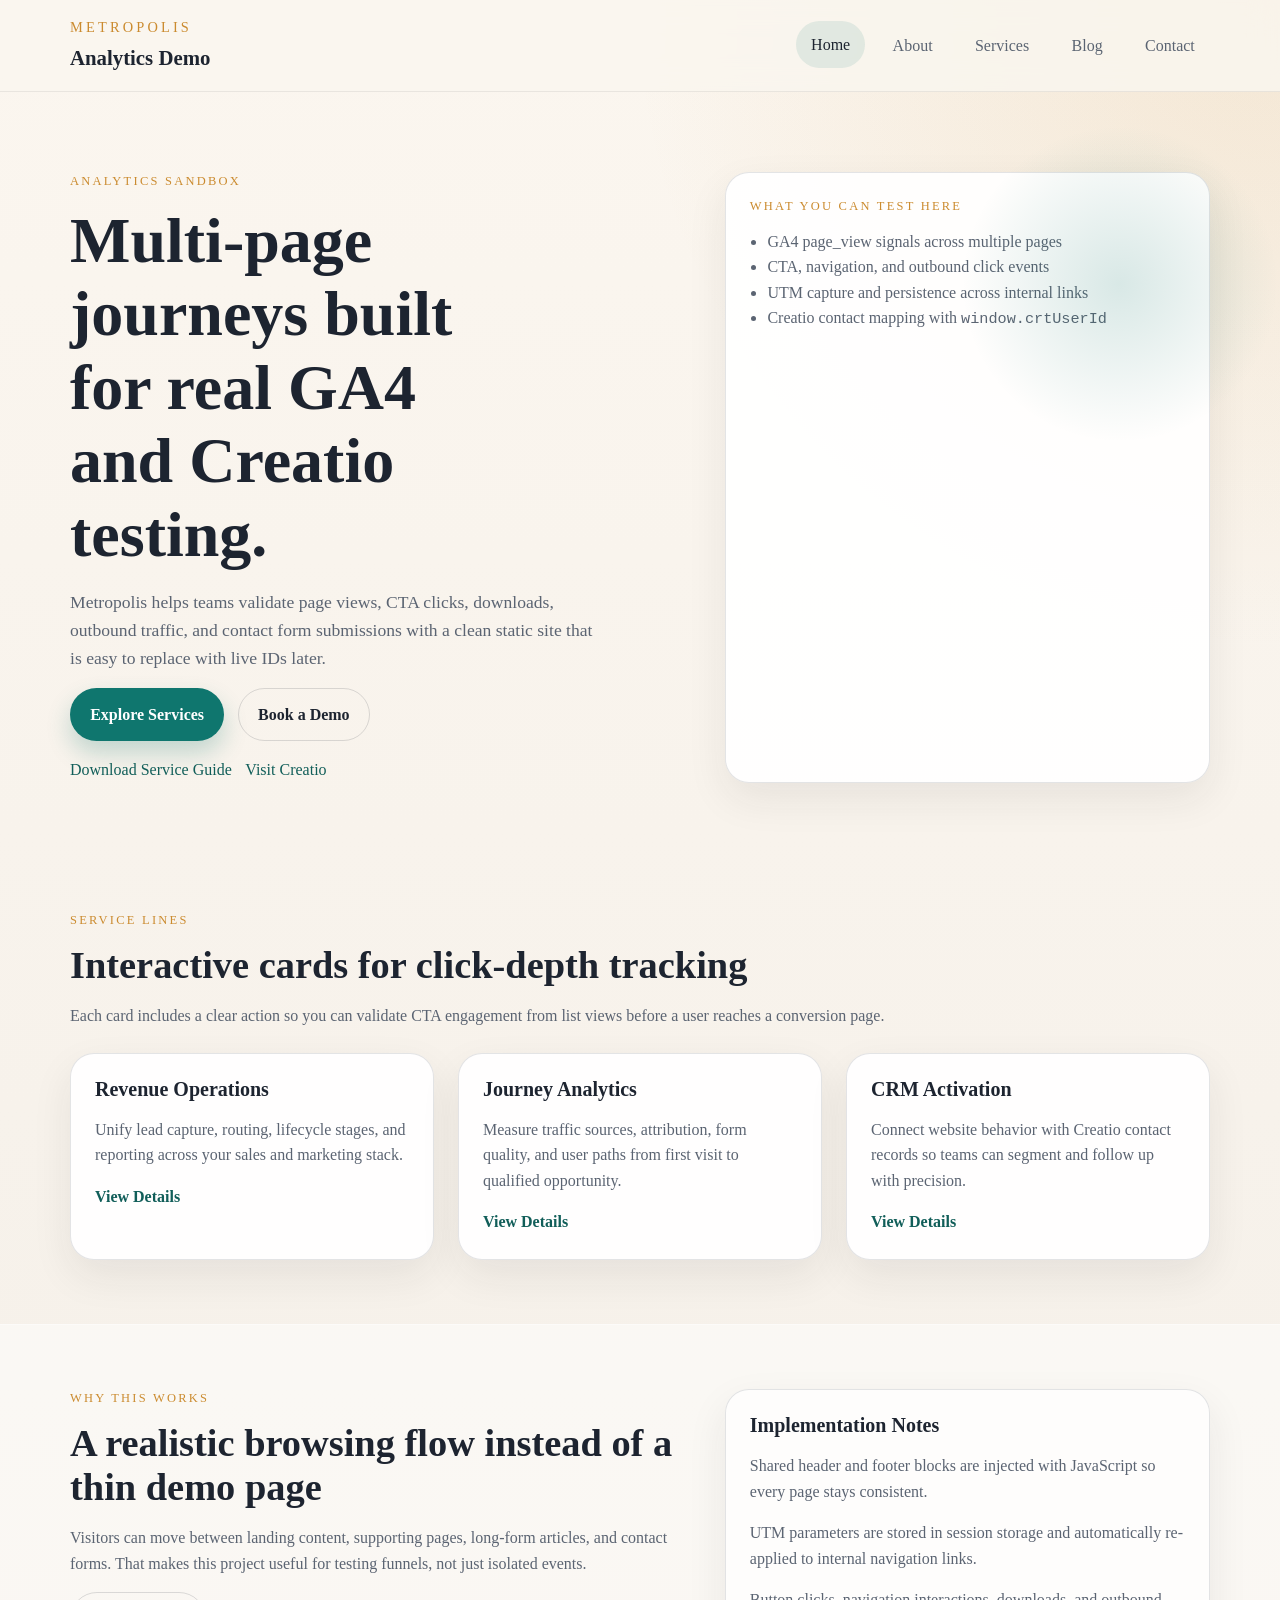
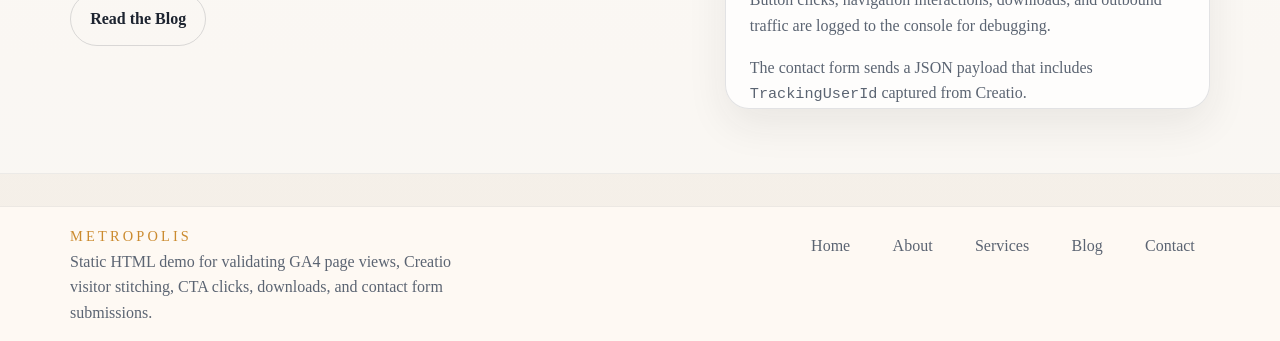
<file: index.html>
<!DOCTYPE html>
<html lang="en">
<head>
  <script>window.TAG_ID = "G-Q14VSZPXT2";</script>
  <script async src="https://www.googletagmanager.com/gtag/js?id=G-Q14VSZPXT2"></script>
  <script>
    window.dataLayer = window.dataLayer || [];
    function gtag(){dataLayer.push(arguments);}
    gtag("js", new Date());
    gtag("config", window.TAG_ID);
  </script>
  <script src="https://webtracking-v01.creatio.com/JS/create-object.js"></script>
  <script src="https://webtracking-v01.creatio.com/JS/crt-gtag-with-tracking-form-data.js"></script>
  <meta charset="UTF-8">
  <meta name="viewport" content="width=device-width, initial-scale=1.0">
  <title>Metropolis Analytics Demo | Home</title>
  <meta name="description" content="Metropolis Analytics Demo is a multi-page website built to test GA4 and Creatio web analytics tracking end to end.">
  <link rel="icon" href="./favicon.svg" type="image/svg+xml">
  <link rel="stylesheet" href="./styles.css">
  <script defer src="./main.js"></script>
</head>
<body data-page="home" data-page-title="Home">
  <div data-include="header"></div>

  <main>
    <section class="hero section">
      <div class="container hero-grid">
        <div>
          <p class="eyebrow">Analytics Sandbox</p>
          <h1>Multi-page journeys built for real GA4 and Creatio testing.</h1>
          <p class="lede">Metropolis helps teams validate page views, CTA clicks, downloads, outbound traffic, and contact form submissions with a clean static site that is easy to replace with live IDs later.</p>
          <div class="action-row">
            <a class="button button-primary" href="./services.html" data-track="hero_services">Explore Services</a>
            <a class="button button-secondary" href="./contact.html" data-track="hero_contact">Book a Demo</a>
          </div>
          <div class="meta-row">
            <a href="./downloads/metropolis-service-guide.txt" download data-track="download_guide">Download Service Guide</a>
            <a href="https://creatio.com/" target="_blank" rel="noopener noreferrer" data-track="external_creatio">Visit Creatio</a>
          </div>
        </div>
        <aside class="feature-panel">
          <p class="panel-label">What you can test here</p>
          <ul class="panel-list">
            <li>GA4 page_view signals across multiple pages</li>
            <li>CTA, navigation, and outbound click events</li>
            <li>UTM capture and persistence across internal links</li>
            <li>Creatio contact mapping with <code>window.crtUserId</code></li>
          </ul>
        </aside>
      </div>
    </section>

    <section class="section">
      <div class="container">
        <div class="section-heading">
          <p class="eyebrow">Service Lines</p>
          <h2>Interactive cards for click-depth tracking</h2>
          <p>Each card includes a clear action so you can validate CTA engagement from list views before a user reaches a conversion page.</p>
        </div>
        <div class="card-grid">
          <article class="info-card">
            <h3>Revenue Operations</h3>
            <p>Unify lead capture, routing, lifecycle stages, and reporting across your sales and marketing stack.</p>
            <a class="text-link" href="./services.html#revops" data-track="card_revops">View Details</a>
          </article>
          <article class="info-card">
            <h3>Journey Analytics</h3>
            <p>Measure traffic sources, attribution, form quality, and user paths from first visit to qualified opportunity.</p>
            <a class="text-link" href="./services.html#analytics" data-track="card_analytics">View Details</a>
          </article>
          <article class="info-card">
            <h3>CRM Activation</h3>
            <p>Connect website behavior with Creatio contact records so teams can segment and follow up with precision.</p>
            <a class="text-link" href="./services.html#activation" data-track="card_activation">View Details</a>
          </article>
        </div>
      </div>
    </section>

    <section class="section surface-section">
      <div class="container two-column">
        <div>
          <p class="eyebrow">Why this works</p>
          <h2>A realistic browsing flow instead of a thin demo page</h2>
          <p>Visitors can move between landing content, supporting pages, long-form articles, and contact forms. That makes this project useful for testing funnels, not just isolated events.</p>
          <a class="button button-secondary" href="./blog.html" data-track="home_blog_cta">Read the Blog</a>
        </div>
        <div class="scroll-panel" aria-label="Scrollable implementation notes">
          <h3>Implementation Notes</h3>
          <p>Shared header and footer blocks are injected with JavaScript so every page stays consistent.</p>
          <p>UTM parameters are stored in session storage and automatically re-applied to internal navigation links.</p>
          <p>Button clicks, navigation interactions, downloads, and outbound traffic are logged to the console for debugging.</p>
          <p>The contact form sends a JSON payload that includes <code>TrackingUserId</code> captured from Creatio.</p>
          <p>Longer sections like this give you scroll behavior to inspect alongside click events and page transitions.</p>
          <p>Swap the placeholder GA4 measurement ID with your production value when you are ready.</p>
        </div>
      </div>
    </section>
  </main>

  <div data-include="footer"></div>
</body>
</html>
</file>
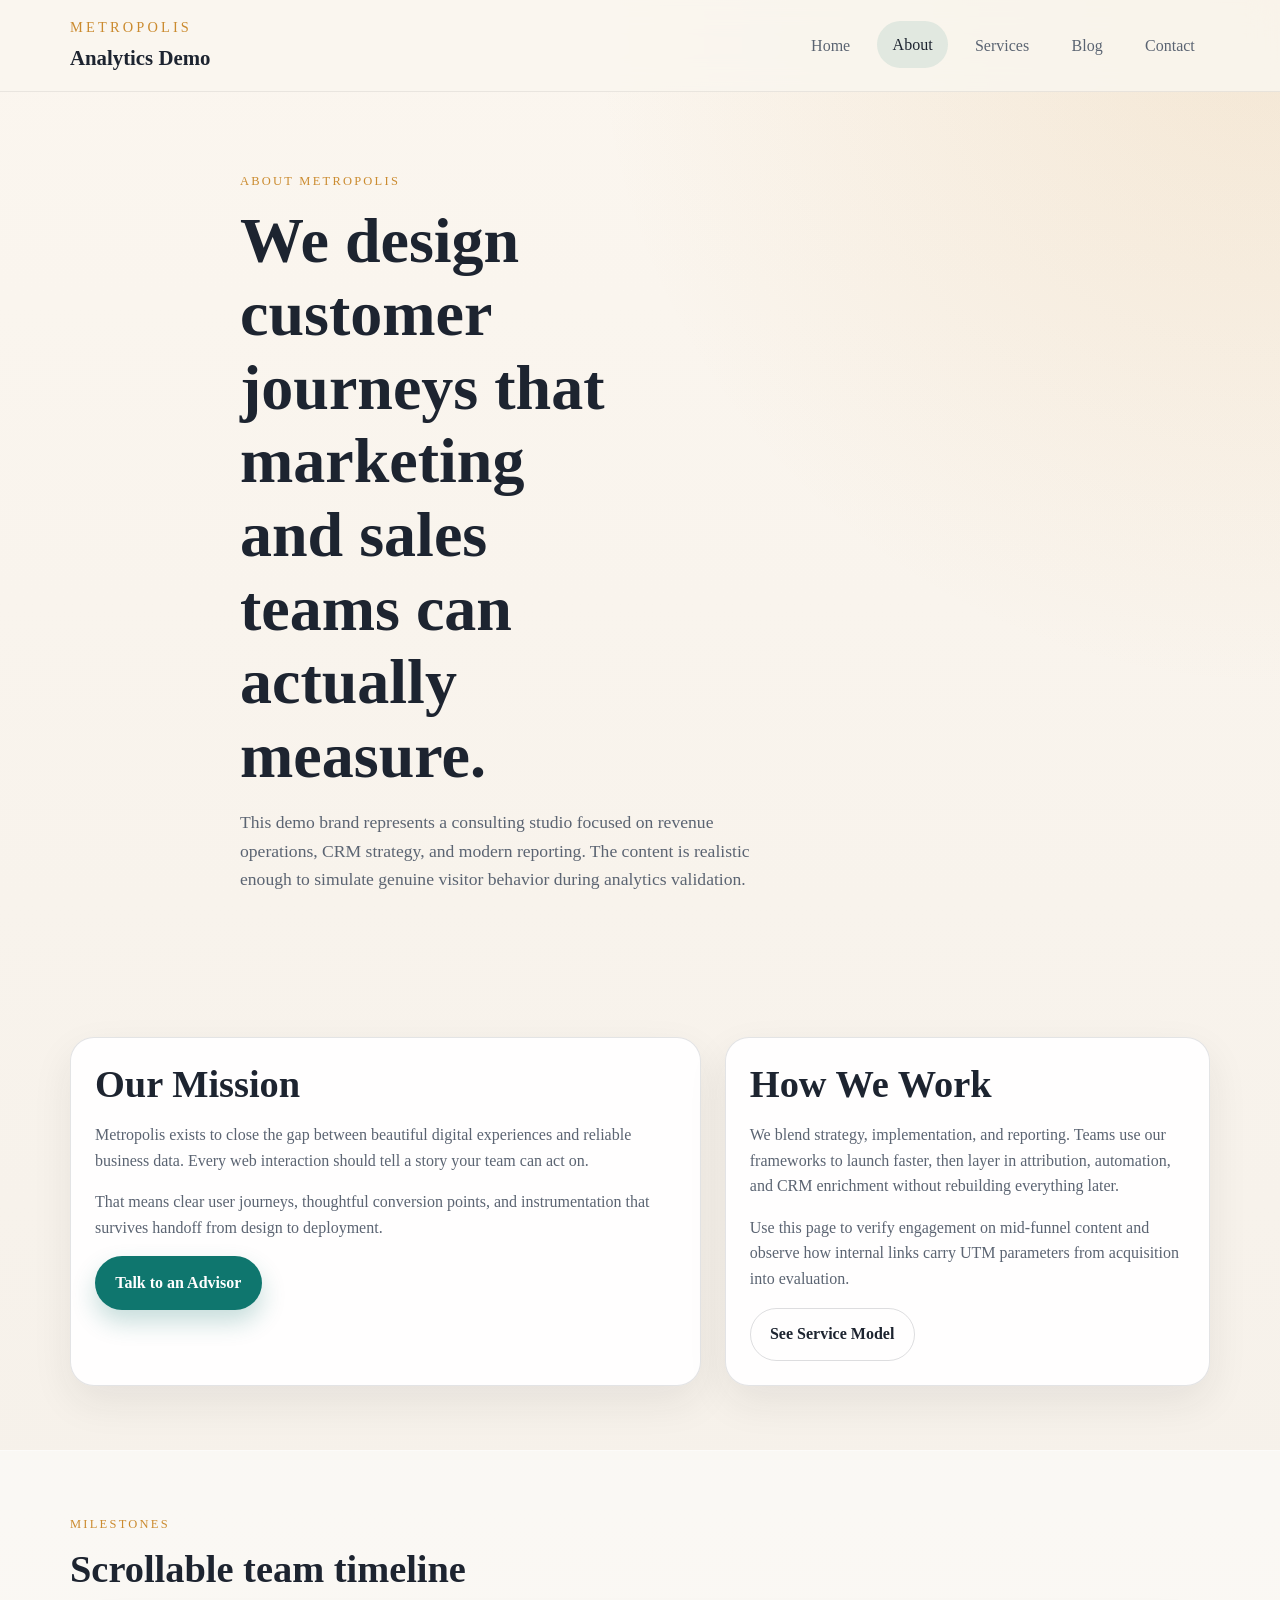
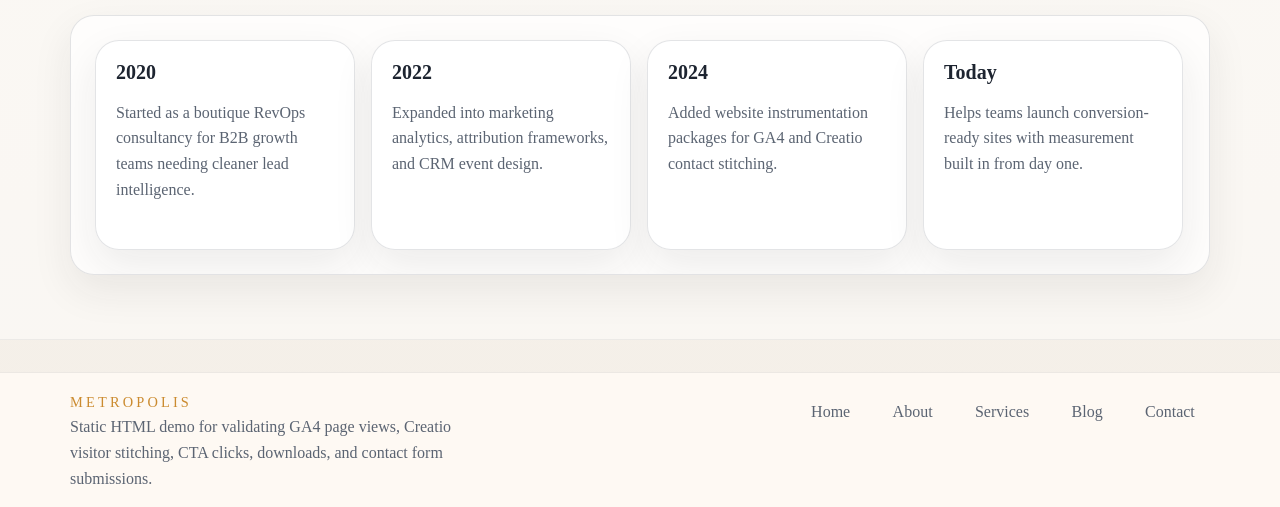
<file: about.html>
<!DOCTYPE html>
<html lang="en">
<head>
  <script>window.TAG_ID = "G-Q14VSZPXT2";</script>
  <script async src="https://www.googletagmanager.com/gtag/js?id=G-Q14VSZPXT2"></script>
  <script>
    window.dataLayer = window.dataLayer || [];
    function gtag(){dataLayer.push(arguments);}
    gtag("js", new Date());
    gtag("config", window.TAG_ID);
  </script>
  <script src="https://webtracking-v01.creatio.com/JS/create-object.js"></script>
  <script src="https://webtracking-v01.creatio.com/JS/crt-gtag-with-tracking-form-data.js"></script>
  <meta charset="UTF-8">
  <meta name="viewport" content="width=device-width, initial-scale=1.0">
  <title>Metropolis Analytics Demo | About</title>
  <meta name="description" content="Learn about the Metropolis team, delivery approach, and analytics-first implementation philosophy.">
  <link rel="icon" href="./favicon.svg" type="image/svg+xml">
  <link rel="stylesheet" href="./styles.css">
  <script defer src="./main.js"></script>
</head>
<body data-page="about" data-page-title="About">
  <div data-include="header"></div>

  <main>
    <section class="page-hero section">
      <div class="container narrow">
        <p class="eyebrow">About Metropolis</p>
        <h1>We design customer journeys that marketing and sales teams can actually measure.</h1>
        <p class="lede">This demo brand represents a consulting studio focused on revenue operations, CRM strategy, and modern reporting. The content is realistic enough to simulate genuine visitor behavior during analytics validation.</p>
      </div>
    </section>

    <section class="section">
      <div class="container two-column">
        <article class="info-card tall-card">
          <h2>Our Mission</h2>
          <p>Metropolis exists to close the gap between beautiful digital experiences and reliable business data. Every web interaction should tell a story your team can act on.</p>
          <p>That means clear user journeys, thoughtful conversion points, and instrumentation that survives handoff from design to deployment.</p>
          <a class="button button-primary" href="./contact.html" data-track="about_contact">Talk to an Advisor</a>
        </article>
        <article class="info-card tall-card">
          <h2>How We Work</h2>
          <p>We blend strategy, implementation, and reporting. Teams use our frameworks to launch faster, then layer in attribution, automation, and CRM enrichment without rebuilding everything later.</p>
          <p>Use this page to verify engagement on mid-funnel content and observe how internal links carry UTM parameters from acquisition into evaluation.</p>
          <a class="button button-secondary" href="./services.html" data-track="about_services">See Service Model</a>
        </article>
      </div>
    </section>

    <section class="section surface-section">
      <div class="container">
        <div class="section-heading">
          <p class="eyebrow">Milestones</p>
          <h2>Scrollable team timeline</h2>
        </div>
        <div class="scroll-panel horizontal-panel" aria-label="Company timeline">
          <div class="timeline-card">
            <h3>2020</h3>
            <p>Started as a boutique RevOps consultancy for B2B growth teams needing cleaner lead intelligence.</p>
          </div>
          <div class="timeline-card">
            <h3>2022</h3>
            <p>Expanded into marketing analytics, attribution frameworks, and CRM event design.</p>
          </div>
          <div class="timeline-card">
            <h3>2024</h3>
            <p>Added website instrumentation packages for GA4 and Creatio contact stitching.</p>
          </div>
          <div class="timeline-card">
            <h3>Today</h3>
            <p>Helps teams launch conversion-ready sites with measurement built in from day one.</p>
          </div>
        </div>
      </div>
    </section>
  </main>

  <div data-include="footer"></div>
</body>
</html>
</file>
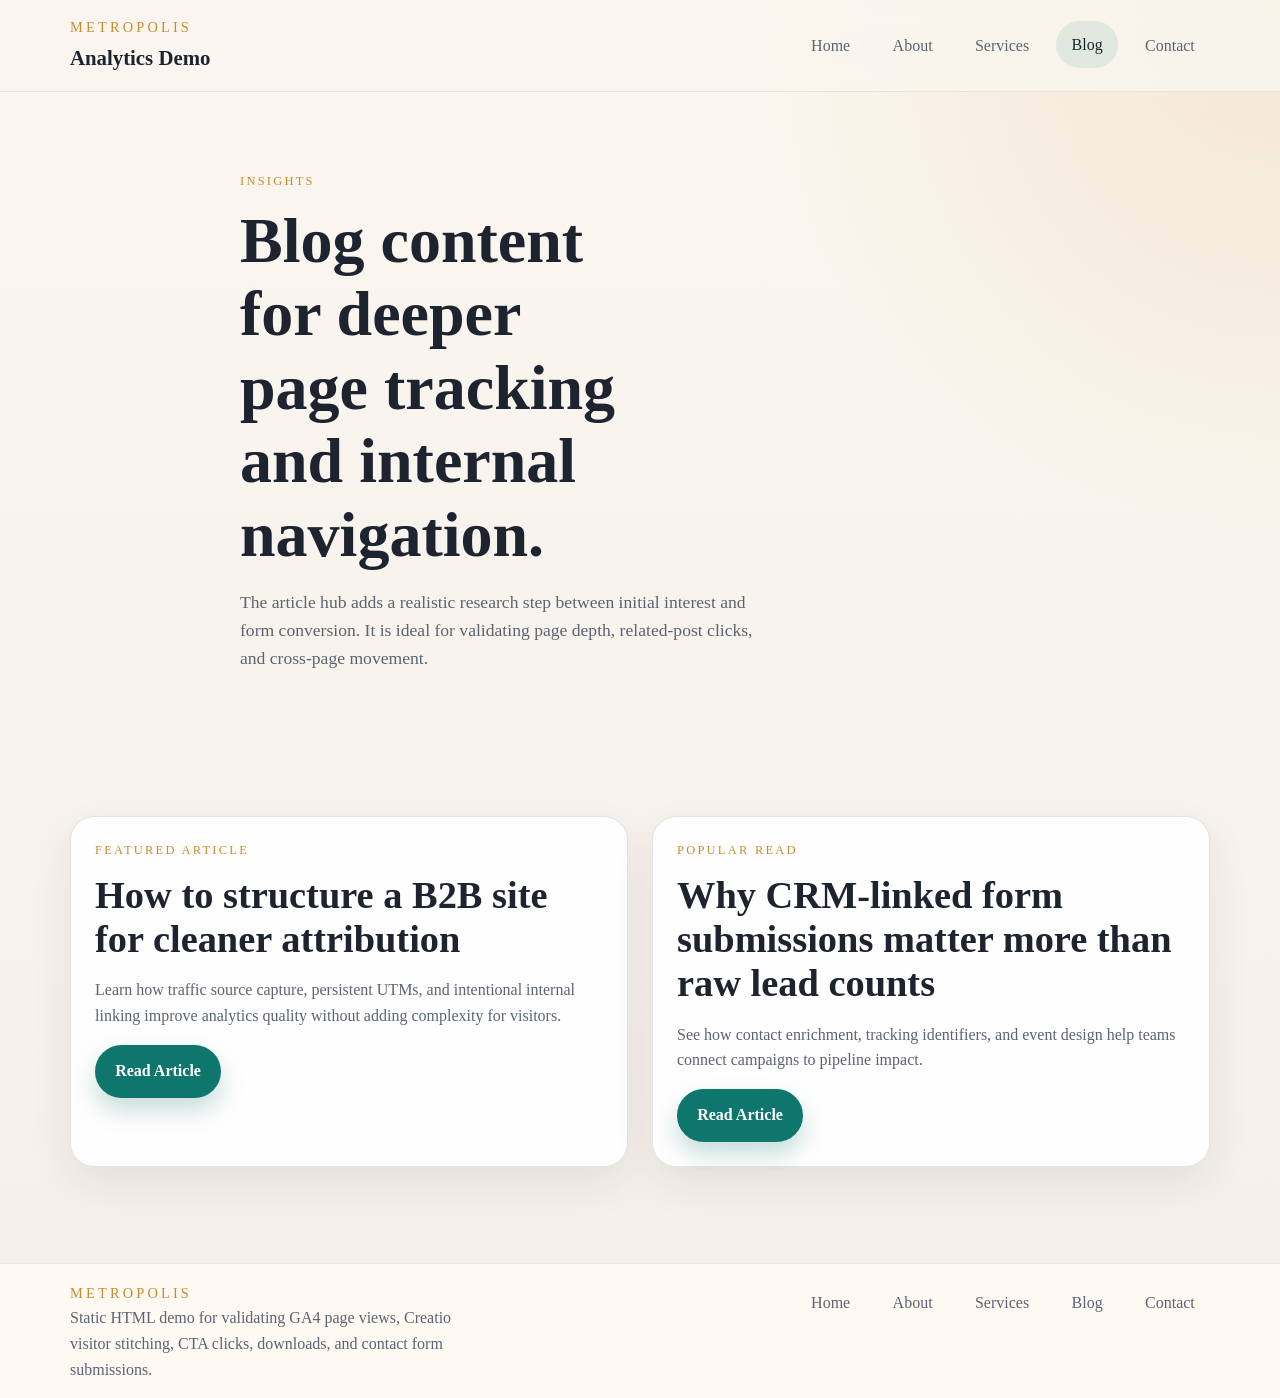
<file: blog.html>
<!DOCTYPE html>
<html lang="en">
<head>
  <script>window.TAG_ID = "G-Q14VSZPXT2";</script>
  <script async src="https://www.googletagmanager.com/gtag/js?id=G-Q14VSZPXT2"></script>
  <script>
    window.dataLayer = window.dataLayer || [];
    function gtag(){dataLayer.push(arguments);}
    gtag("js", new Date());
    gtag("config", window.TAG_ID);
  </script>
  <script src="https://webtracking-v01.creatio.com/JS/create-object.js"></script>
  <script src="https://webtracking-v01.creatio.com/JS/crt-gtag-with-tracking-form-data.js"></script>
  <meta charset="UTF-8">
  <meta name="viewport" content="width=device-width, initial-scale=1.0">
  <title>Metropolis Analytics Demo | Blog</title>
  <meta name="description" content="Read practical articles on GA4 tracking, CRM stitching, and conversion-focused website journeys.">
  <link rel="icon" href="./favicon.svg" type="image/svg+xml">
  <link rel="stylesheet" href="./styles.css">
  <script defer src="./main.js"></script>
</head>
<body data-page="blog" data-page-title="Blog">
  <div data-include="header"></div>

  <main>
    <section class="page-hero section">
      <div class="container narrow">
        <p class="eyebrow">Insights</p>
        <h1>Blog content for deeper page tracking and internal navigation.</h1>
        <p class="lede">The article hub adds a realistic research step between initial interest and form conversion. It is ideal for validating page depth, related-post clicks, and cross-page movement.</p>
      </div>
    </section>

    <section class="section">
      <div class="container">
        <div class="blog-list">
          <article class="info-card">
            <p class="article-meta">Featured Article</p>
            <h2>How to structure a B2B site for cleaner attribution</h2>
            <p>Learn how traffic source capture, persistent UTMs, and intentional internal linking improve analytics quality without adding complexity for visitors.</p>
            <a class="button button-primary" href="./blog1.html" data-track="blog_open_article_1">Read Article</a>
          </article>
          <article class="info-card">
            <p class="article-meta">Popular Read</p>
            <h2>Why CRM-linked form submissions matter more than raw lead counts</h2>
            <p>See how contact enrichment, tracking identifiers, and event design help teams connect campaigns to pipeline impact.</p>
            <a class="button button-primary" href="./blog2.html" data-track="blog_open_article_2">Read Article</a>
          </article>
        </div>
      </div>
    </section>
  </main>

  <div data-include="footer"></div>
</body>
</html>
</file>
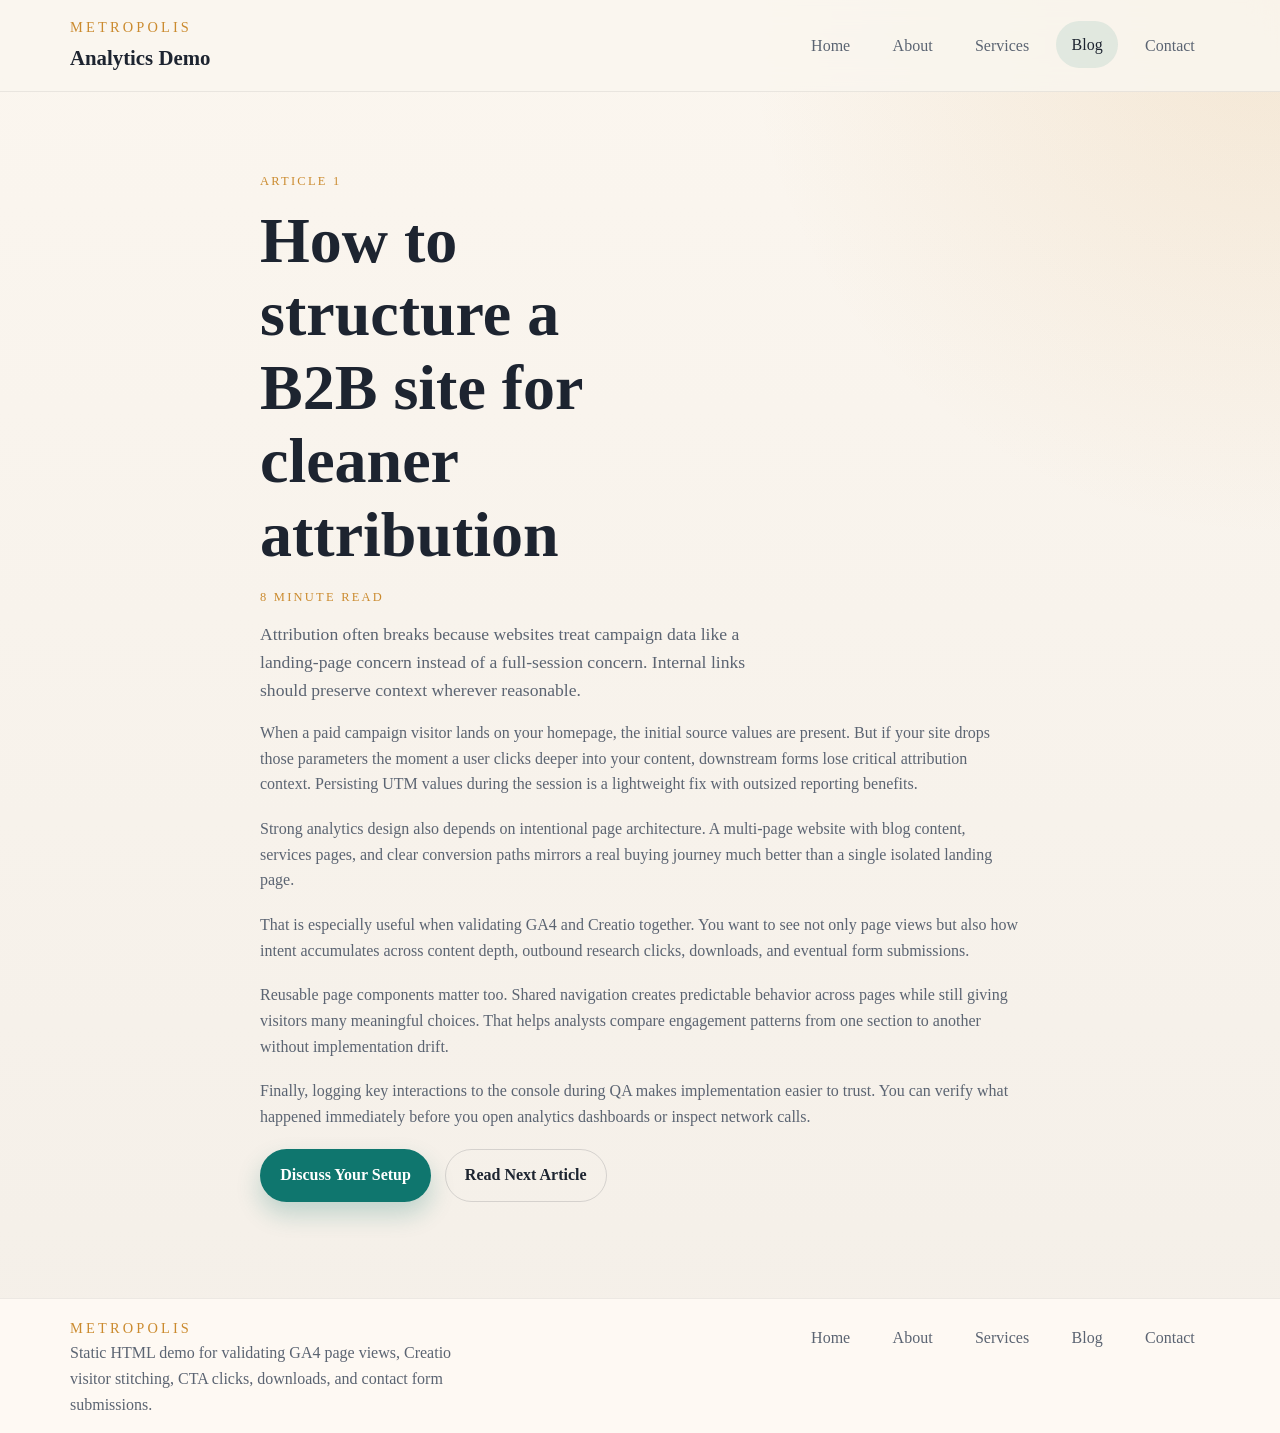
<file: blog1.html>
<!DOCTYPE html>
<html lang="en">
<head>
  <script>window.TAG_ID = "G-Q14VSZPXT2";</script>
  <script async src="https://www.googletagmanager.com/gtag/js?id=G-Q14VSZPXT2"></script>
  <script>
    window.dataLayer = window.dataLayer || [];
    function gtag(){dataLayer.push(arguments);}
    gtag("js", new Date());
    gtag("config", window.TAG_ID);
  </script>
  <script src="https://webtracking-v01.creatio.com/JS/create-object.js"></script>
  <script src="https://webtracking-v01.creatio.com/JS/crt-gtag-with-tracking-form-data.js"></script>
  <meta charset="UTF-8">
  <meta name="viewport" content="width=device-width, initial-scale=1.0">
  <title>Metropolis Analytics Demo | Blog Article 1</title>
  <meta name="description" content="Article on structuring a B2B site for better attribution and cleaner analytics reporting.">
  <link rel="icon" href="./favicon.svg" type="image/svg+xml">
  <link rel="stylesheet" href="./styles.css">
  <script defer src="./main.js"></script>
</head>
<body data-page="blog" data-page-title="Blog Article 1">
  <div data-include="header"></div>

  <main>
    <article class="section article-layout">
      <div class="container article-container">
        <p class="eyebrow">Article 1</p>
        <h1>How to structure a B2B site for cleaner attribution</h1>
        <p class="article-meta">8 minute read</p>
        <p class="lede">Attribution often breaks because websites treat campaign data like a landing-page concern instead of a full-session concern. Internal links should preserve context wherever reasonable.</p>
        <div class="article-body">
          <p>When a paid campaign visitor lands on your homepage, the initial source values are present. But if your site drops those parameters the moment a user clicks deeper into your content, downstream forms lose critical attribution context. Persisting UTM values during the session is a lightweight fix with outsized reporting benefits.</p>
          <p>Strong analytics design also depends on intentional page architecture. A multi-page website with blog content, services pages, and clear conversion paths mirrors a real buying journey much better than a single isolated landing page.</p>
          <p>That is especially useful when validating GA4 and Creatio together. You want to see not only page views but also how intent accumulates across content depth, outbound research clicks, downloads, and eventual form submissions.</p>
          <p>Reusable page components matter too. Shared navigation creates predictable behavior across pages while still giving visitors many meaningful choices. That helps analysts compare engagement patterns from one section to another without implementation drift.</p>
          <p>Finally, logging key interactions to the console during QA makes implementation easier to trust. You can verify what happened immediately before you open analytics dashboards or inspect network calls.</p>
        </div>
        <div class="action-row">
          <a class="button button-primary" href="./contact.html" data-track="blog1_contact_cta">Discuss Your Setup</a>
          <a class="button button-secondary" href="./blog2.html" data-track="blog1_next_article">Read Next Article</a>
        </div>
      </div>
    </article>
  </main>

  <div data-include="footer"></div>
</body>
</html>
</file>
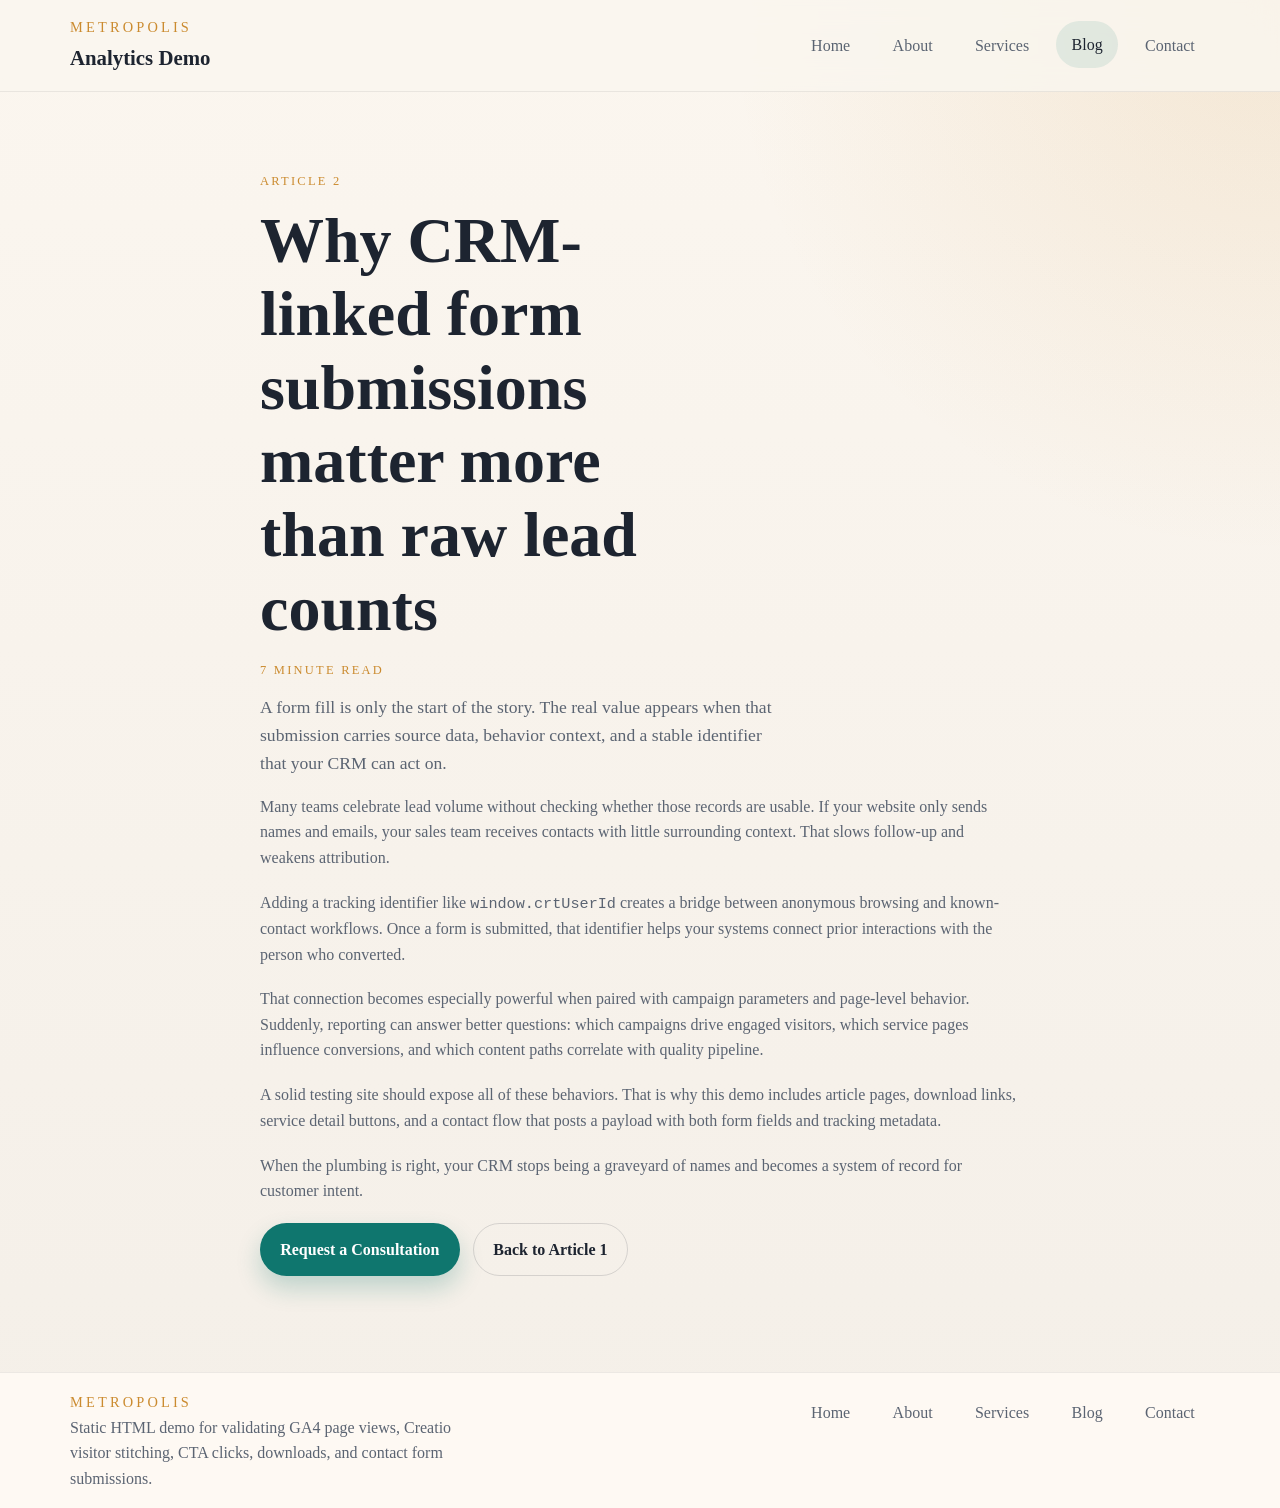
<file: blog2.html>
<!DOCTYPE html>
<html lang="en">
<head>
  <script>window.TAG_ID = "G-Q14VSZPXT2";</script>
  <script async src="https://www.googletagmanager.com/gtag/js?id=G-Q14VSZPXT2"></script>
  <script>
    window.dataLayer = window.dataLayer || [];
    function gtag(){dataLayer.push(arguments);}
    gtag("js", new Date());
    gtag("config", window.TAG_ID);
  </script>
  <script src="https://webtracking-v01.creatio.com/JS/create-object.js"></script>
  <script src="https://webtracking-v01.creatio.com/JS/crt-gtag-with-tracking-form-data.js"></script>
  <meta charset="UTF-8">
  <meta name="viewport" content="width=device-width, initial-scale=1.0">
  <title>Metropolis Analytics Demo | Blog Article 2</title>
  <meta name="description" content="Article on CRM-linked form submissions and how tracking identifiers improve lead intelligence.">
  <link rel="icon" href="./favicon.svg" type="image/svg+xml">
  <link rel="stylesheet" href="./styles.css">
  <script defer src="./main.js"></script>
</head>
<body data-page="blog" data-page-title="Blog Article 2">
  <div data-include="header"></div>

  <main>
    <article class="section article-layout">
      <div class="container article-container">
        <p class="eyebrow">Article 2</p>
        <h1>Why CRM-linked form submissions matter more than raw lead counts</h1>
        <p class="article-meta">7 minute read</p>
        <p class="lede">A form fill is only the start of the story. The real value appears when that submission carries source data, behavior context, and a stable identifier that your CRM can act on.</p>
        <div class="article-body">
          <p>Many teams celebrate lead volume without checking whether those records are usable. If your website only sends names and emails, your sales team receives contacts with little surrounding context. That slows follow-up and weakens attribution.</p>
          <p>Adding a tracking identifier like <code>window.crtUserId</code> creates a bridge between anonymous browsing and known-contact workflows. Once a form is submitted, that identifier helps your systems connect prior interactions with the person who converted.</p>
          <p>That connection becomes especially powerful when paired with campaign parameters and page-level behavior. Suddenly, reporting can answer better questions: which campaigns drive engaged visitors, which service pages influence conversions, and which content paths correlate with quality pipeline.</p>
          <p>A solid testing site should expose all of these behaviors. That is why this demo includes article pages, download links, service detail buttons, and a contact flow that posts a payload with both form fields and tracking metadata.</p>
          <p>When the plumbing is right, your CRM stops being a graveyard of names and becomes a system of record for customer intent.</p>
        </div>
        <div class="action-row">
          <a class="button button-primary" href="./contact.html" data-track="blog2_contact_cta">Request a Consultation</a>
          <a class="button button-secondary" href="./blog1.html" data-track="blog2_previous_article">Back to Article 1</a>
        </div>
      </div>
    </article>
  </main>

  <div data-include="footer"></div>
</body>
</html>
</file>
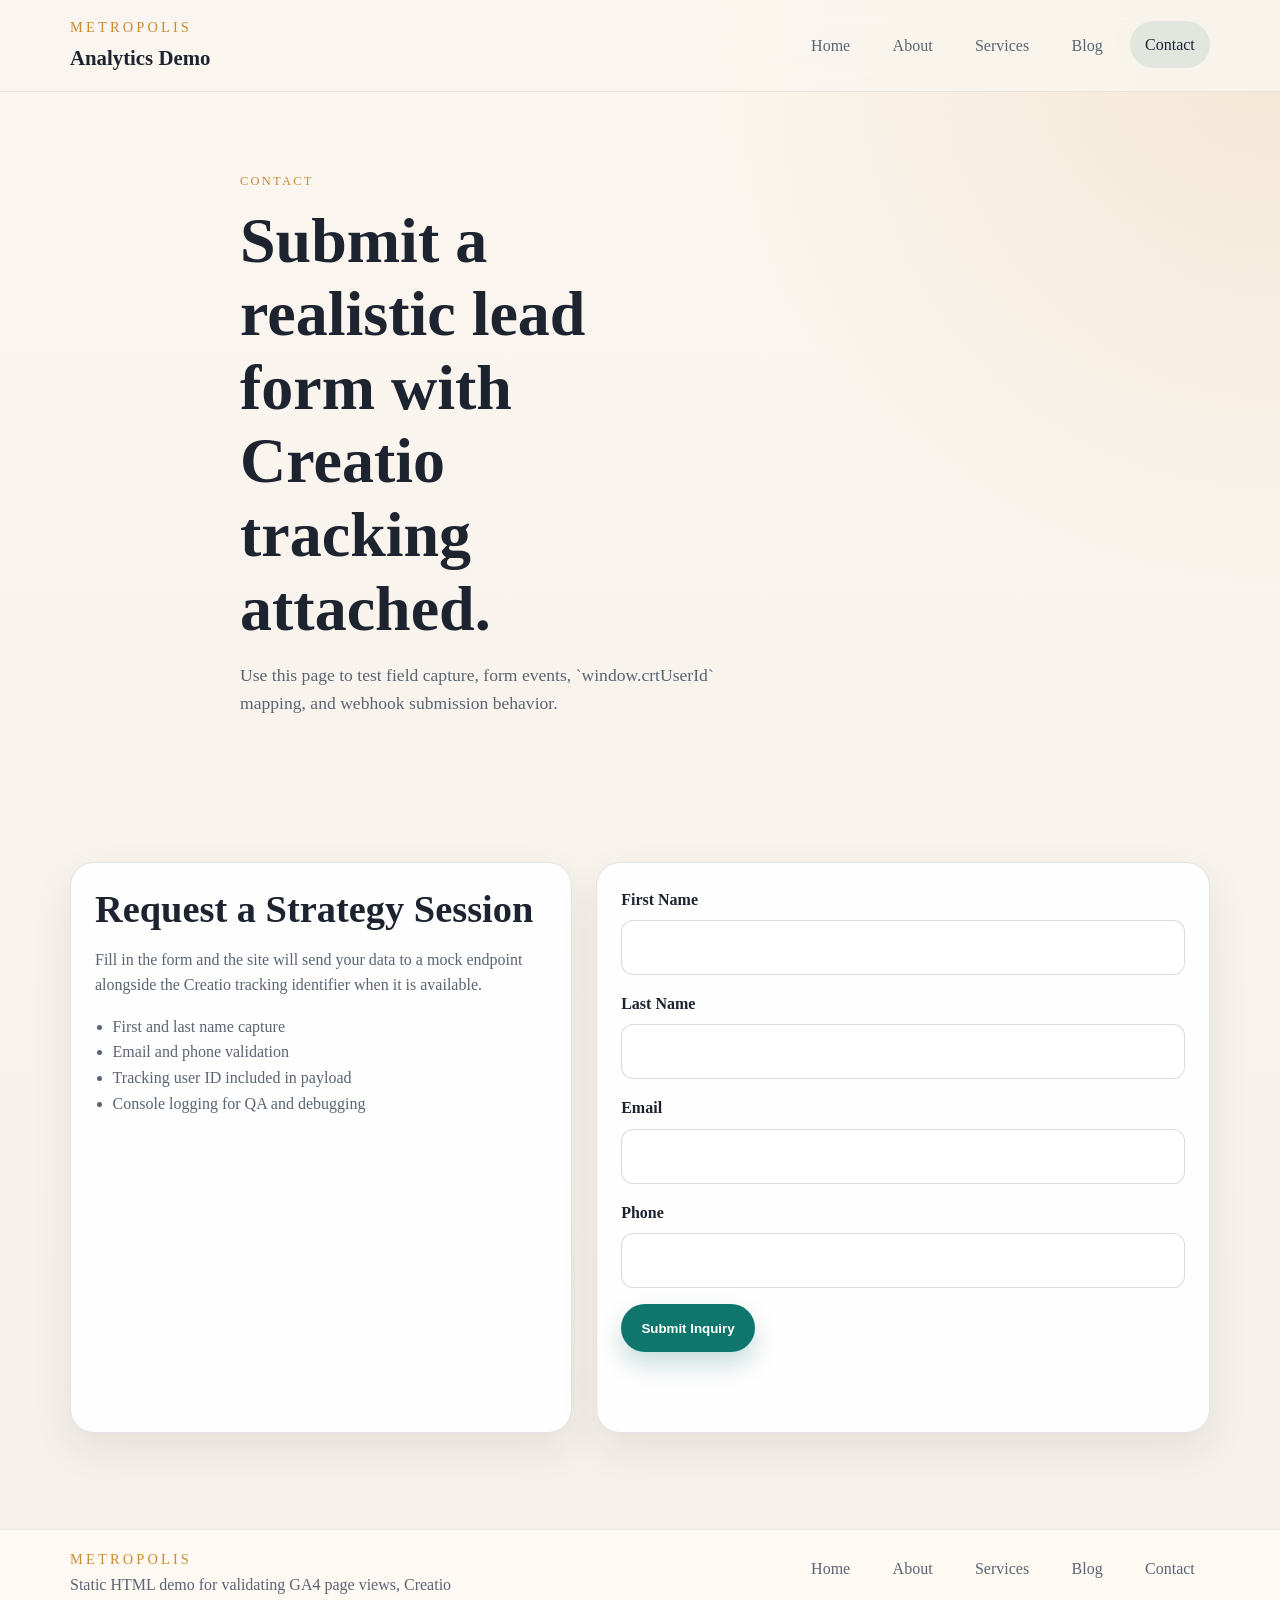
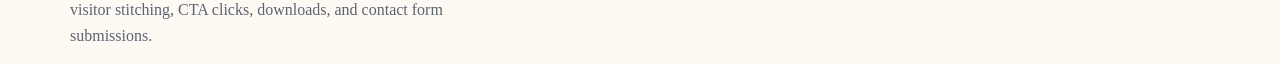
<file: contact.html>
<!DOCTYPE html>
<html lang="en">
<head>
  <script>window.TAG_ID = "G-Q14VSZPXT2";</script>
  <script async src="https://www.googletagmanager.com/gtag/js?id=G-Q14VSZPXT2"></script>
  <script>
    window.dataLayer = window.dataLayer || [];
    function gtag(){dataLayer.push(arguments);}
    gtag("js", new Date());
    gtag("config", window.TAG_ID);
  </script>
  <script src="https://webtracking-v01.creatio.com/JS/create-object.js"></script>
  <script src="https://webtracking-v01.creatio.com/JS/crt-gtag-with-tracking-form-data.js"></script>
  <meta charset="UTF-8">
  <meta name="viewport" content="width=device-width, initial-scale=1.0">
  <title>Metropolis Analytics Demo | Contact</title>
  <meta name="description" content="Submit a contact form with Creatio tracking data and validate form submission analytics.">
  <link rel="icon" href="./favicon.svg" type="image/svg+xml">
  <link rel="stylesheet" href="./styles.css">
  <script defer src="./main.js"></script>
</head>
<body data-page="contact" data-page-title="Contact">
  <div data-include="header"></div>

  <main>
    <section class="page-hero section">
      <div class="container narrow">
        <p class="eyebrow">Contact</p>
        <h1>Submit a realistic lead form with Creatio tracking attached.</h1>
        <p class="lede">Use this page to test field capture, form events, `window.crtUserId` mapping, and webhook submission behavior.</p>
      </div>
    </section>

    <section class="section">
      <div class="container form-layout">
        <div class="info-card tall-card">
          <h2>Request a Strategy Session</h2>
          <p>Fill in the form and the site will send your data to a mock endpoint alongside the Creatio tracking identifier when it is available.</p>
          <ul class="check-list">
            <li>First and last name capture</li>
            <li>Email and phone validation</li>
            <li>Tracking user ID included in payload</li>
            <li>Console logging for QA and debugging</li>
          </ul>
        </div>

        <form id="contact-form" class="contact-form info-card" novalidate>
          <div class="form-row">
            <label for="first-name">First Name</label>
            <input id="first-name" name="FirstName" type="text" autocomplete="given-name" required>
          </div>
          <div class="form-row">
            <label for="last-name">Last Name</label>
            <input id="last-name" name="LastName" type="text" autocomplete="family-name" required>
          </div>
          <div class="form-row">
            <label for="email">Email</label>
            <input id="email" name="Email" type="email" autocomplete="email" required>
          </div>
          <div class="form-row">
            <label for="phone">Phone</label>
            <input id="phone" name="Phone" type="tel" autocomplete="tel" required>
          </div>
          <button class="button button-primary" type="submit" data-track="contact_submit">Submit Inquiry</button>
          <p id="form-status" class="form-status" role="status" aria-live="polite"></p>
        </form>
      </div>
    </section>
  </main>

  <div data-include="footer"></div>
</body>
</html>
</file>
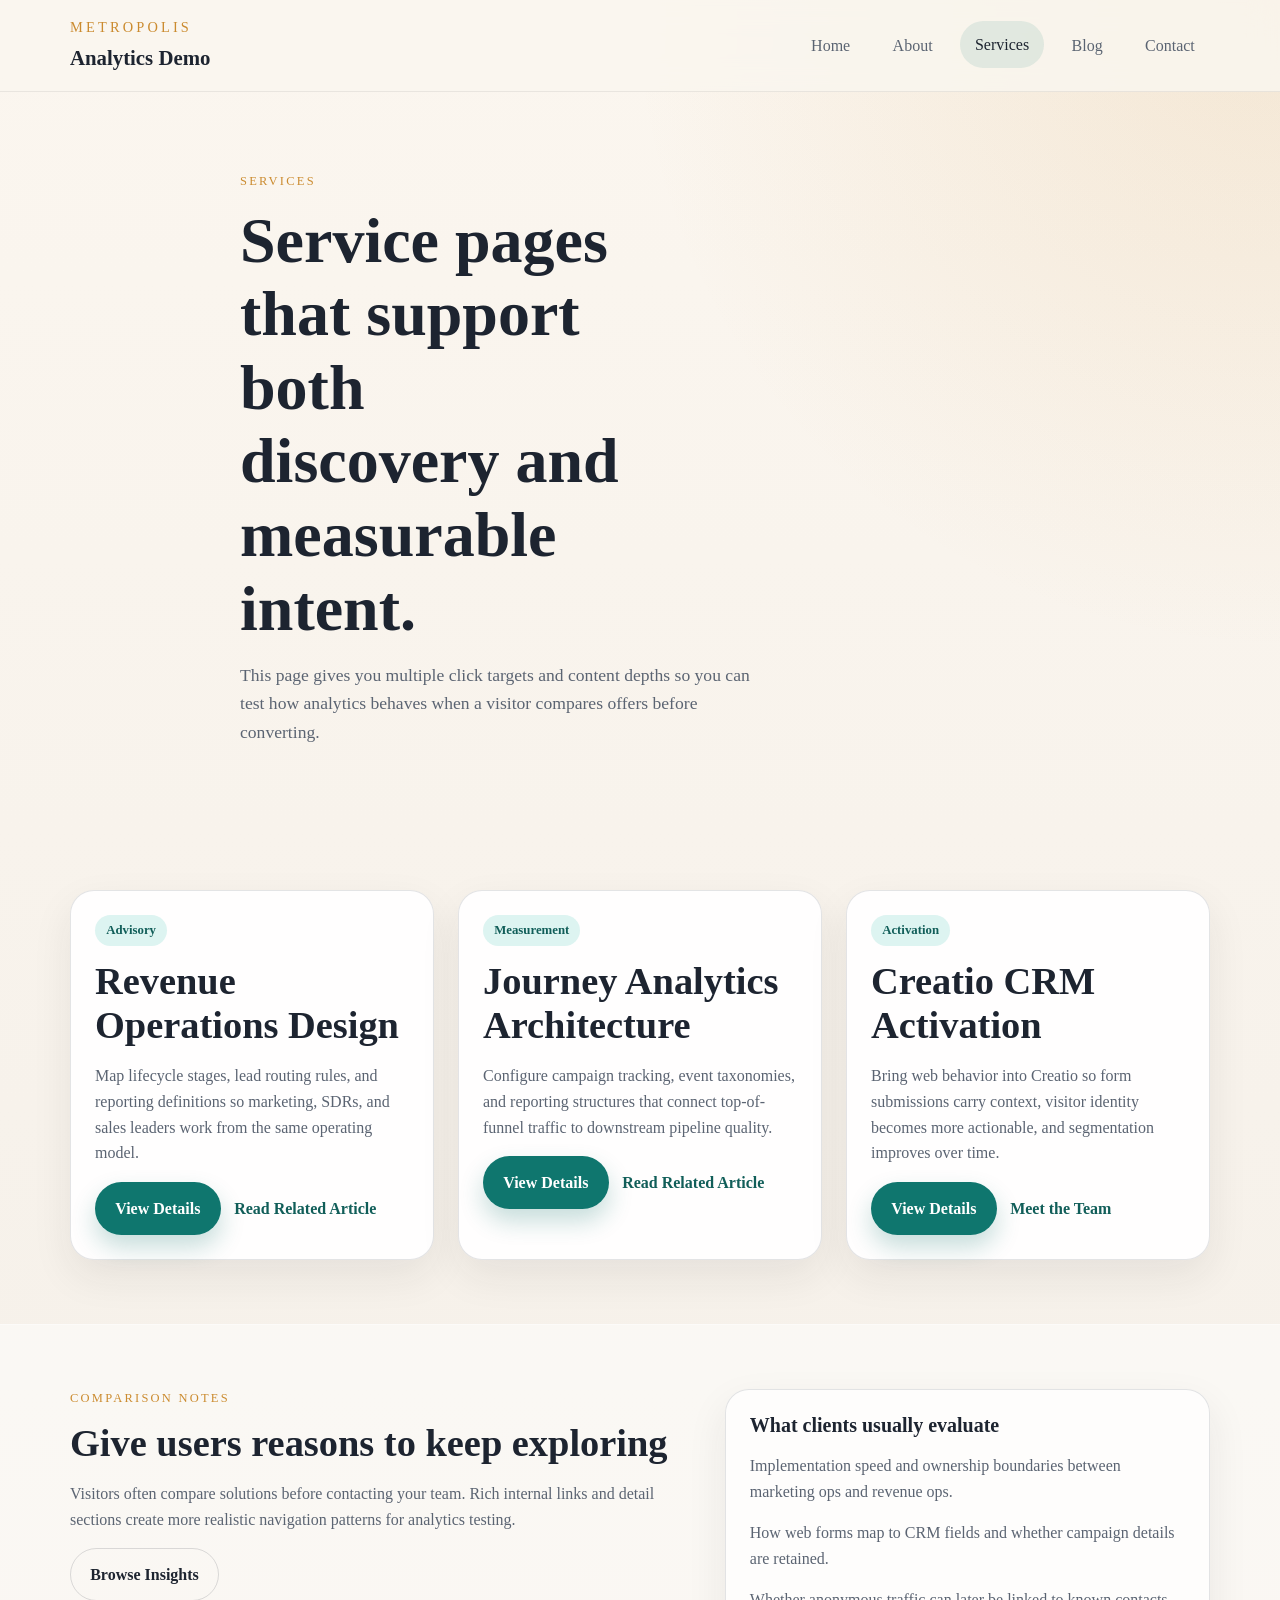
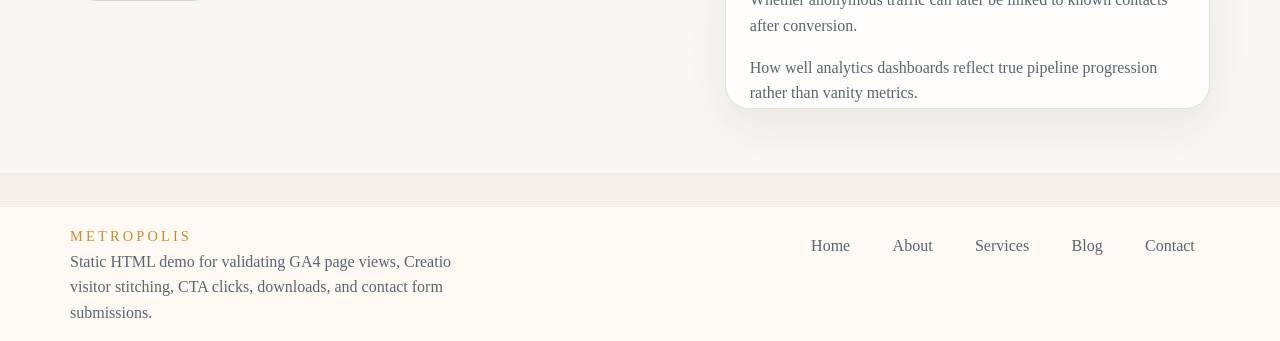
<file: services.html>
<!DOCTYPE html>
<html lang="en">
<head>
  <script>window.TAG_ID = "G-Q14VSZPXT2";</script>
  <script async src="https://www.googletagmanager.com/gtag/js?id=G-Q14VSZPXT2"></script>
  <script>
    window.dataLayer = window.dataLayer || [];
    function gtag(){dataLayer.push(arguments);}
    gtag("js", new Date());
    gtag("config", window.TAG_ID);
  </script>
  <script src="https://webtracking-v01.creatio.com/JS/create-object.js"></script>
  <script src="https://webtracking-v01.creatio.com/JS/crt-gtag-with-tracking-form-data.js"></script>
  <meta charset="UTF-8">
  <meta name="viewport" content="width=device-width, initial-scale=1.0">
  <title>Metropolis Analytics Demo | Services</title>
  <meta name="description" content="Explore analytics, CRM activation, and revenue operations services with interactive cards and internal detail links.">
  <link rel="icon" href="./favicon.svg" type="image/svg+xml">
  <link rel="stylesheet" href="./styles.css">
  <script defer src="./main.js"></script>
</head>
<body data-page="services" data-page-title="Services">
  <div data-include="header"></div>

  <main>
    <section class="page-hero section">
      <div class="container narrow">
        <p class="eyebrow">Services</p>
        <h1>Service pages that support both discovery and measurable intent.</h1>
        <p class="lede">This page gives you multiple click targets and content depths so you can test how analytics behaves when a visitor compares offers before converting.</p>
      </div>
    </section>

    <section class="section">
      <div class="container">
        <div class="card-grid">
          <article id="revops" class="info-card detail-card">
            <span class="pill">Advisory</span>
            <h2>Revenue Operations Design</h2>
            <p>Map lifecycle stages, lead routing rules, and reporting definitions so marketing, SDRs, and sales leaders work from the same operating model.</p>
            <div class="action-row">
              <a class="button button-primary" href="./contact.html" data-track="services_revops_cta">View Details</a>
              <a class="text-link" href="./blog1.html" data-track="services_revops_blog">Read Related Article</a>
            </div>
          </article>
          <article id="analytics" class="info-card detail-card">
            <span class="pill">Measurement</span>
            <h2>Journey Analytics Architecture</h2>
            <p>Configure campaign tracking, event taxonomies, and reporting structures that connect top-of-funnel traffic to downstream pipeline quality.</p>
            <div class="action-row">
              <a class="button button-primary" href="./contact.html" data-track="services_analytics_cta">View Details</a>
              <a class="text-link" href="./blog2.html" data-track="services_analytics_blog">Read Related Article</a>
            </div>
          </article>
          <article id="activation" class="info-card detail-card">
            <span class="pill">Activation</span>
            <h2>Creatio CRM Activation</h2>
            <p>Bring web behavior into Creatio so form submissions carry context, visitor identity becomes more actionable, and segmentation improves over time.</p>
            <div class="action-row">
              <a class="button button-primary" href="./contact.html" data-track="services_activation_cta">View Details</a>
              <a class="text-link" href="./about.html" data-track="services_activation_about">Meet the Team</a>
            </div>
          </article>
        </div>
      </div>
    </section>

    <section class="section surface-section">
      <div class="container two-column">
        <div>
          <p class="eyebrow">Comparison Notes</p>
          <h2>Give users reasons to keep exploring</h2>
          <p>Visitors often compare solutions before contacting your team. Rich internal links and detail sections create more realistic navigation patterns for analytics testing.</p>
          <a class="button button-secondary" href="./blog.html" data-track="services_blog_hub">Browse Insights</a>
        </div>
        <div class="scroll-panel" aria-label="Service comparison details">
          <h3>What clients usually evaluate</h3>
          <p>Implementation speed and ownership boundaries between marketing ops and revenue ops.</p>
          <p>How web forms map to CRM fields and whether campaign details are retained.</p>
          <p>Whether anonymous traffic can later be linked to known contacts after conversion.</p>
          <p>How well analytics dashboards reflect true pipeline progression rather than vanity metrics.</p>
          <p>What events should be captured by default versus defined later for bespoke workflows.</p>
        </div>
      </div>
    </section>
  </main>

  <div data-include="footer"></div>
</body>
</html>
</file>
<file: styles.css>
:root {
  --bg: #f4efe8;
  --surface: #fffaf4;
  --surface-strong: #ffffff;
  --text: #1d2430;
  --muted: #5b6472;
  --border: rgba(29, 36, 48, 0.12);
  --accent: #0f766e;
  --accent-dark: #115e59;
  --accent-soft: #ddf4f1;
  --gold: #cb8b2f;
  --shadow: 0 16px 40px rgba(35, 37, 42, 0.08);
  --radius-lg: 24px;
  --radius-md: 18px;
  --radius-sm: 12px;
  --container: 1140px;
}

* {
  box-sizing: border-box;
}

html {
  scroll-behavior: smooth;
}

body {
  margin: 0;
  font-family: Georgia, "Times New Roman", serif;
  color: var(--text);
  background:
    radial-gradient(circle at top right, rgba(203, 139, 47, 0.14), transparent 28%),
    linear-gradient(180deg, #fbf6ef 0%, var(--bg) 100%);
  line-height: 1.6;
}

a {
  color: var(--accent-dark);
  text-decoration: none;
}

a:hover {
  text-decoration: underline;
}

img {
  max-width: 100%;
}

code {
  font-family: "Courier New", Courier, monospace;
  font-size: 0.95em;
}

.container {
  width: min(calc(100% - 2rem), var(--container));
  margin: 0 auto;
}

.narrow {
  max-width: 800px;
}

.section {
  padding: 4rem 0;
}

.surface-section {
  background: rgba(255, 255, 255, 0.45);
  border-top: 1px solid rgba(255, 255, 255, 0.5);
  border-bottom: 1px solid rgba(29, 36, 48, 0.06);
}

.site-header {
  position: sticky;
  top: 0;
  z-index: 30;
  backdrop-filter: blur(14px);
  background: rgba(250, 246, 239, 0.84);
  border-bottom: 1px solid rgba(29, 36, 48, 0.08);
}

.nav-shell,
.footer-shell {
  display: flex;
  align-items: center;
  justify-content: space-between;
  gap: 1rem;
  padding: 1rem 0;
}

.brand-lockup {
  display: inline-flex;
  flex-direction: column;
  gap: 0.15rem;
}

.brand-mark {
  font-size: 0.9rem;
  letter-spacing: 0.22em;
  text-transform: uppercase;
  color: var(--gold);
}

.brand-name {
  font-size: 1.3rem;
  font-weight: 700;
  color: var(--text);
}

.site-nav-links {
  display: flex;
  flex-wrap: wrap;
  gap: 0.75rem;
}

.site-nav-links a {
  padding: 0.65rem 0.95rem;
  border-radius: 999px;
  color: var(--muted);
  transition: background-color 0.2s ease, color 0.2s ease, transform 0.2s ease;
}

.site-nav-links a:hover,
.site-nav-links a.active {
  color: var(--text);
  text-decoration: none;
  background: rgba(15, 118, 110, 0.1);
  transform: translateY(-1px);
}

.hero,
.page-hero {
  padding-top: 5rem;
}

.hero-grid,
.two-column,
.form-layout {
  display: grid;
  gap: 1.5rem;
}

.hero-grid,
.two-column {
  grid-template-columns: 1.3fr 1fr;
}

.form-layout {
  grid-template-columns: 0.9fr 1.1fr;
}

.hero {
  position: relative;
}

.hero::after {
  content: "";
  position: absolute;
  inset: 2rem 0 auto auto;
  width: 320px;
  height: 320px;
  background: radial-gradient(circle, rgba(15, 118, 110, 0.16), transparent 70%);
  pointer-events: none;
}

.eyebrow,
.panel-label,
.article-meta {
  margin: 0 0 0.75rem;
  letter-spacing: 0.18em;
  text-transform: uppercase;
  font-size: 0.78rem;
  color: var(--gold);
}

h1,
h2,
h3 {
  font-weight: 700;
  line-height: 1.15;
  margin: 0 0 1rem;
}

h1 {
  font-size: clamp(2.6rem, 5vw, 4.75rem);
  max-width: 12ch;
}

h2 {
  font-size: clamp(1.8rem, 3vw, 2.7rem);
}

h3 {
  font-size: 1.25rem;
}

p {
  margin: 0 0 1rem;
  color: var(--muted);
}

.lede {
  font-size: 1.1rem;
  max-width: 60ch;
}

.section-heading {
  margin-bottom: 1.5rem;
}

.feature-panel,
.info-card,
.contact-form,
.timeline-card {
  background: rgba(255, 255, 255, 0.92);
  border: 1px solid var(--border);
  border-radius: var(--radius-lg);
  box-shadow: var(--shadow);
}

.feature-panel,
.info-card,
.contact-form {
  padding: 1.5rem;
}

.panel-list,
.check-list {
  margin: 0;
  padding-left: 1.1rem;
  color: var(--muted);
}

.action-row,
.meta-row {
  display: flex;
  flex-wrap: wrap;
  gap: 0.85rem;
  align-items: center;
}

.meta-row {
  margin-top: 1rem;
}

.button {
  display: inline-flex;
  align-items: center;
  justify-content: center;
  min-height: 48px;
  padding: 0.8rem 1.2rem;
  border-radius: 999px;
  font-weight: 700;
  border: 1px solid transparent;
  transition: transform 0.2s ease, box-shadow 0.2s ease, background-color 0.2s ease;
}

.button:hover {
  text-decoration: none;
  transform: translateY(-2px);
}

.button-primary {
  background: var(--accent);
  color: #fff;
  box-shadow: 0 12px 24px rgba(15, 118, 110, 0.24);
}

.button-primary:hover {
  background: var(--accent-dark);
}

.button-secondary {
  background: transparent;
  color: var(--text);
  border-color: rgba(29, 36, 48, 0.15);
}

.text-link {
  font-weight: 700;
}

.card-grid,
.blog-list {
  display: grid;
  gap: 1.5rem;
}

.card-grid {
  grid-template-columns: repeat(3, minmax(0, 1fr));
}

.blog-list {
  grid-template-columns: repeat(2, minmax(0, 1fr));
}

.detail-card {
  min-height: 280px;
}

.tall-card {
  min-height: 100%;
}

.pill {
  display: inline-block;
  margin-bottom: 0.8rem;
  padding: 0.35rem 0.7rem;
  background: var(--accent-soft);
  color: var(--accent-dark);
  border-radius: 999px;
  font-size: 0.8rem;
  font-weight: 700;
}

.scroll-panel {
  min-height: 260px;
  max-height: 320px;
  overflow: auto;
  padding: 1.5rem;
  background: rgba(255, 255, 255, 0.75);
  border: 1px solid var(--border);
  border-radius: var(--radius-lg);
  box-shadow: var(--shadow);
}

.horizontal-panel {
  display: grid;
  grid-auto-flow: column;
  grid-auto-columns: minmax(220px, 260px);
  gap: 1rem;
  overflow-x: auto;
}

.timeline-card {
  padding: 1.25rem;
}

.article-layout {
  padding-top: 5rem;
}

.article-container {
  max-width: 760px;
}

.article-body p {
  margin-bottom: 1.2rem;
}

.form-row {
  display: grid;
  gap: 0.5rem;
  margin-bottom: 1rem;
}

.form-row label {
  font-weight: 700;
}

.form-row input {
  width: 100%;
  min-height: 50px;
  padding: 0.85rem 1rem;
  border-radius: var(--radius-sm);
  border: 1px solid rgba(29, 36, 48, 0.16);
  background: #fff;
  font: inherit;
}

.form-row input:focus {
  outline: 2px solid rgba(15, 118, 110, 0.18);
  border-color: var(--accent);
}

.form-status {
  min-height: 1.5rem;
  margin-top: 1rem;
  font-weight: 700;
}

.form-status.is-success {
  color: var(--accent-dark);
}

.form-status.is-error {
  color: #a63b32;
}

.site-footer {
  margin-top: 2rem;
  border-top: 1px solid rgba(29, 36, 48, 0.08);
  background: rgba(255, 250, 244, 0.95);
}

.footer-shell {
  align-items: flex-start;
}

.footer-shell p {
  max-width: 52ch;
  margin: 0;
}

@media (max-width: 920px) {
  .hero-grid,
  .two-column,
  .form-layout,
  .card-grid,
  .blog-list {
    grid-template-columns: 1fr;
  }

  .nav-shell,
  .footer-shell {
    flex-direction: column;
    align-items: flex-start;
  }

  h1 {
    max-width: 100%;
  }
}

@media (max-width: 640px) {
  .section {
    padding: 3rem 0;
  }

  .site-nav-links {
    gap: 0.4rem;
  }

  .site-nav-links a {
    padding: 0.55rem 0.75rem;
  }

  .feature-panel,
  .info-card,
  .contact-form,
  .scroll-panel {
    padding: 1.2rem;
  }
}
</file>
